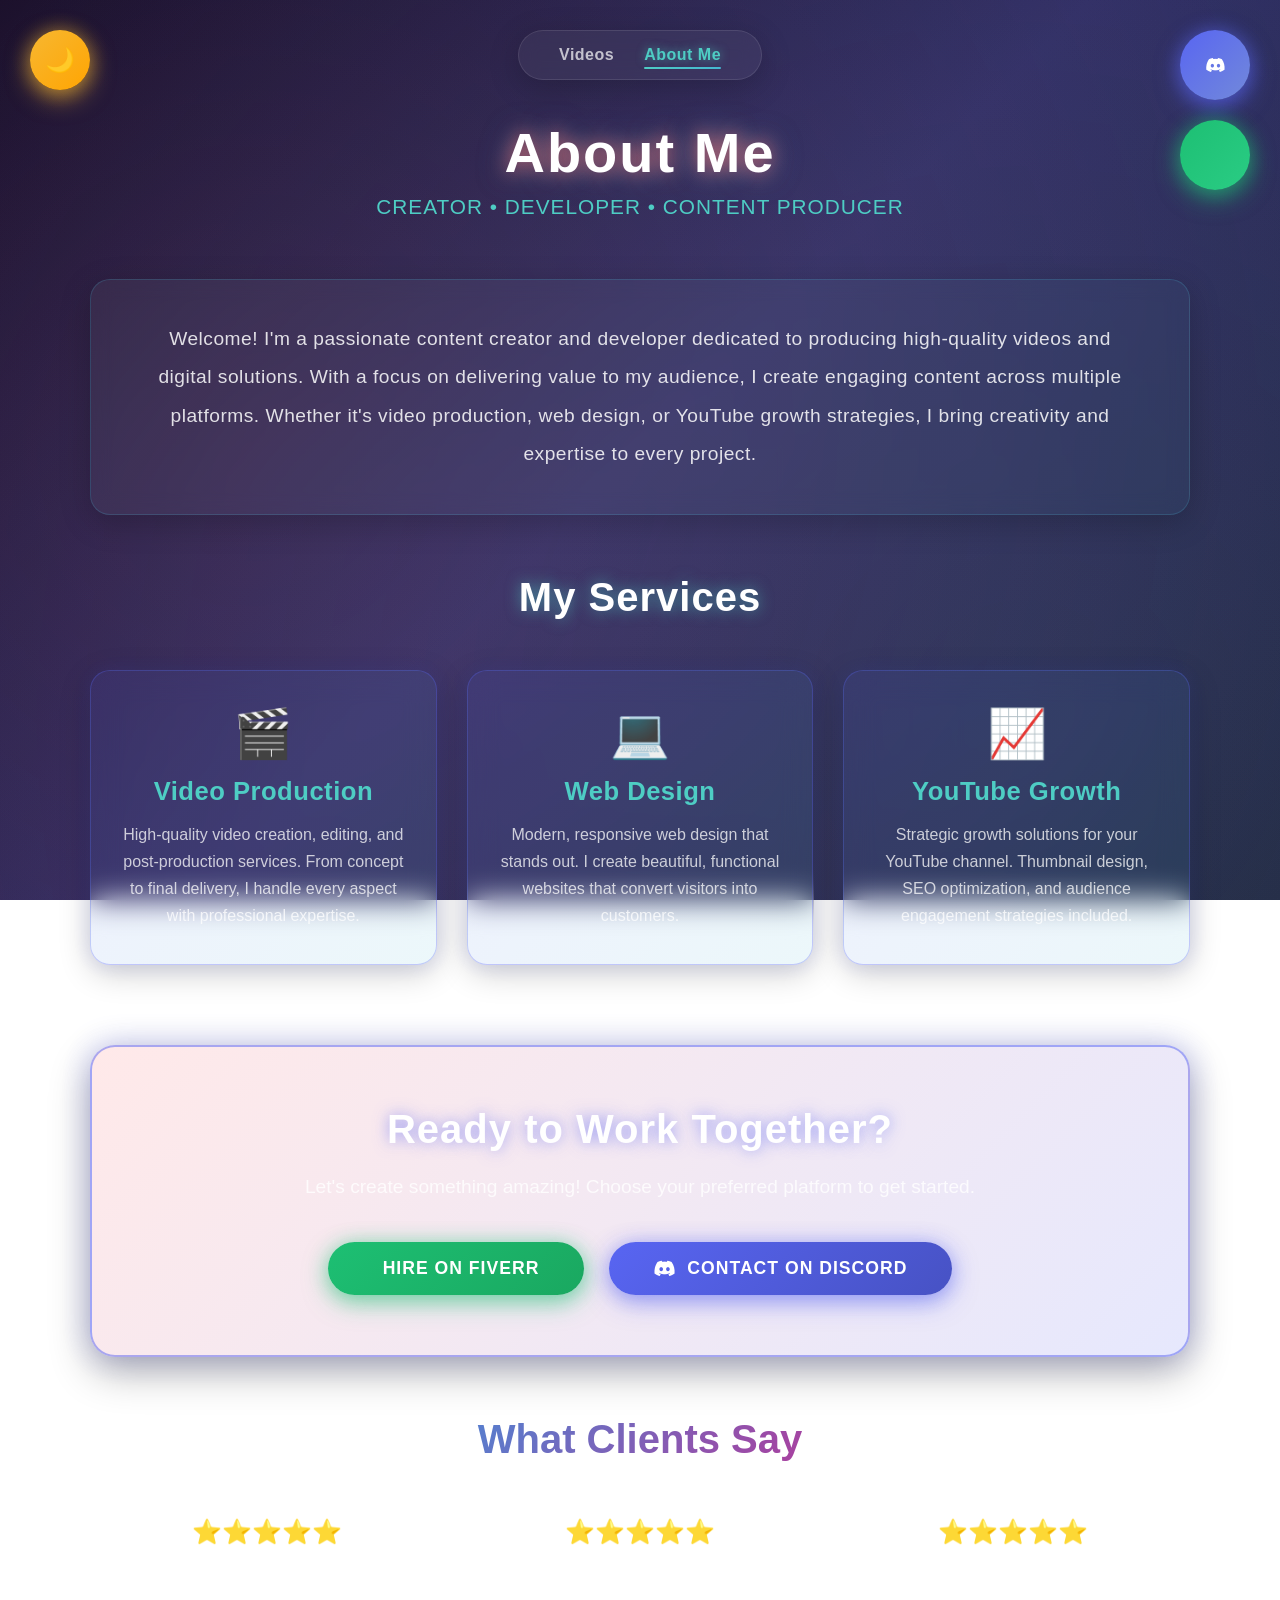
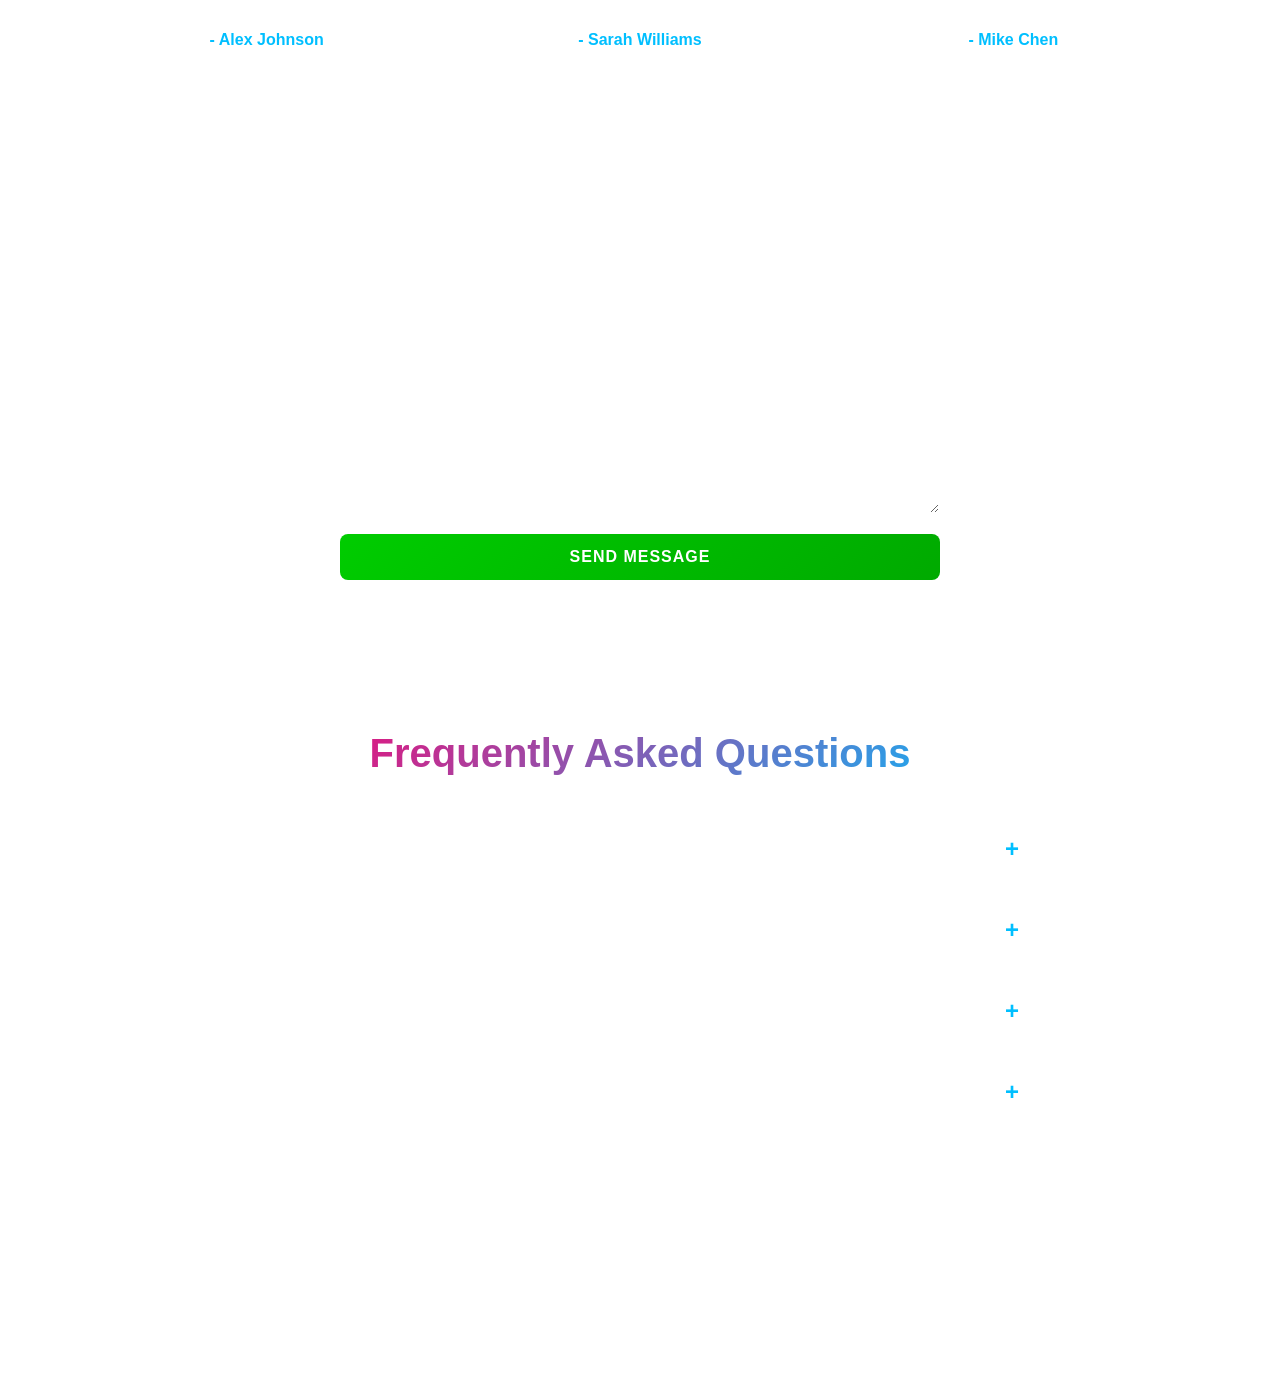
<file: about.html>
<!DOCTYPE html>
<html lang="en">
<head>
    <meta charset="UTF-8">
    <meta name="viewport" content="width=device-width, initial-scale=1.0">
    <title>About Me - Hire Me</title>
    <link rel="stylesheet" href="style.css">
    <link rel="stylesheet" href="https://cdnjs.cloudflare.com/ajax/libs/font-awesome/6.5.1/css/all.min.css">
</head>
<body>
    <a id="discord-link" href="https://discord.com/users/1369314213306044568" target="_blank" class="discord-icon" title="Contact on Discord">
        <i class="fab fa-discord"></i>
    </a>

    <a id="fiverr-link" href="https://www.fiverr.com/s/jjz5BVv" target="_blank" class="fiverr-icon" title="Hire me on Fiverr">
        <i class="fab fa-fiverr"></i>
    </a>

    <!-- Dark Mode Toggle Button -->
    <button id="theme-toggle" class="theme-toggle" title="Toggle Dark/Light Mode">
        <span class="theme-icon">🌙</span>
    </button>

    <!-- Navigation -->
    <nav class="navbar">
        <div class="nav-content">
            <a href="index.html" class="nav-link">Videos</a>
            <a href="about.html" class="nav-link active">About Me</a>
        </div>
        <button class="hamburger" id="hamburger">
            <span></span>
            <span></span>
            <span></span>
        </button>
    </nav>

    <div class="container">
        <section class="about-section">
            <div class="about-header">
                <h1 class="about-title">About Me</h1>
                <p class="about-subtitle">Creator • Developer • Content Producer</p>
            </div>

            <!-- Bio Section -->
            <div class="bio-section">
                <p class="bio-text">
                    Welcome! I'm a passionate content creator and developer dedicated to producing high-quality videos and digital solutions. 
                    With a focus on delivering value to my audience, I create engaging content across multiple platforms. 
                    Whether it's video production, web design, or YouTube growth strategies, I bring creativity and expertise to every project.
                </p>
            </div>

            <!-- Service Cards -->
            <div class="services-section">
                <h2 class="services-title">My Services</h2>
                <div class="services-grid">
                    <div class="service-card">
                        <div class="service-icon">🎬</div>
                        <h3>Video Production</h3>
                        <p>High-quality video creation, editing, and post-production services. From concept to final delivery, I handle every aspect with professional expertise.</p>
                    </div>

                    <div class="service-card">
                        <div class="service-icon">💻</div>
                        <h3>Web Design</h3>
                        <p>Modern, responsive web design that stands out. I create beautiful, functional websites that convert visitors into customers.</p>
                    </div>

                    <div class="service-card">
                        <div class="service-icon">📈</div>
                        <h3>YouTube Growth</h3>
                        <p>Strategic growth solutions for your YouTube channel. Thumbnail design, SEO optimization, and audience engagement strategies included.</p>
                    </div>
                </div>
            </div>

            <!-- CTA Section -->
            <div class="cta-section">
                <h2>Ready to Work Together?</h2>
                <p>Let's create something amazing! Choose your preferred platform to get started.</p>
                
                <div class="cta-buttons">
                    <a href="https://www.fiverr.com/s/jjz5BVv" target="_blank" class="fiverr-btn">
                        <i class="fab fa-fiverr"></i>
                        Hire on Fiverr
                    </a>
                    
                    <a href="https://discord.com/users/1369314213306044568" target="_blank" class="discord-copy-btn">
                        <i class="fab fa-discord"></i>
                        Contact on Discord
                    </a>
                </div>
            </div>

            <!-- Testimonials Section -->
            <div class="testimonials-section">
                <h2 class="testimonials-title">What Clients Say</h2>
                <div class="testimonials-grid">
                    <div class="testimonial-card">
                        <div class="stars">⭐⭐⭐⭐⭐</div>
                        <p class="testimonial-text">"Amazing video production! The quality exceeded my expectations and the turnaround was incredibly fast."</p>
                        <p class="testimonial-author">- Alex Johnson</p>
                    </div>
                    <div class="testimonial-card">
                        <div class="stars">⭐⭐⭐⭐⭐</div>
                        <p class="testimonial-text">"Great web designer! My new website looks professional and increased my conversions by 40%."</p>
                        <p class="testimonial-author">- Sarah Williams</p>
                    </div>
                    <div class="testimonial-card">
                        <div class="stars">⭐⭐⭐⭐⭐</div>
                        <p class="testimonial-text">"Saksham helped grow my YouTube channel from 0 to 50k subscribers in 6 months. Highly recommend!"</p>
                        <p class="testimonial-author">- Mike Chen</p>
                    </div>
                </div>
            </div>

            <!-- Contact Form Section -->
            <div class="contact-section">
                <h2>Get in Touch</h2>
                <form class="contact-form" id="contact-form">
                    <div class="form-group">
                        <input type="text" id="contact-name" placeholder="Your Name" required>
                    </div>
                    <div class="form-group">
                        <input type="email" id="contact-email" placeholder="Your Email" required>
                    </div>
                    <div class="form-group">
                        <textarea id="contact-message" placeholder="Your Message" rows="5" required></textarea>
                    </div>
                    <button type="submit" class="submit-btn">Send Message</button>
                    <div class="form-message" id="form-message"></div>
                </form>
            </div>

            <!-- FAQ Section -->
            <div class="faq-section">
                <h2 class="faq-title">Frequently Asked Questions</h2>
                <div class="faq-container">
                    <div class="faq-item">
                        <button class="faq-question">
                            <span>What is your typical turnaround time?</span>
                            <span class="faq-icon">+</span>
                        </button>
                        <div class="faq-answer">
                            <p>For most projects, I deliver within 3-5 business days. Larger projects may take longer, and we can discuss timelines upfront.</p>
                        </div>
                    </div>

                    <div class="faq-item">
                        <button class="faq-question">
                            <span>Do you offer revisions?</span>
                            <span class="faq-icon">+</span>
                        </button>
                        <div class="faq-answer">
                            <p>Yes! I include unlimited revisions until you're completely satisfied with the final result.</p>
                        </div>
                    </div>

                    <div class="faq-item">
                        <button class="faq-question">
                            <span>What payment methods do you accept?</span>
                            <span class="faq-icon">+</span>
                        </button>
                        <div class="faq-answer">
                            <p>I accept all major payment methods through Fiverr, PayPal, and bank transfers. The payment method depends on the platform you choose.</p>
                        </div>
                    </div>

                    <div class="faq-item">
                        <button class="faq-question">
                            <span>Can you work with my custom requirements?</span>
                            <span class="faq-icon">+</span>
                        </button>
                        <div class="faq-answer">
                            <p>Absolutely! Every project is unique. I'm happy to discuss your specific needs and create a customized solution.</p>
                        </div>
                    </div>
                </div>
            </div>
        </section>
    </div>

    <!-- Back to Top Button -->
    <button id="back-to-top" class="back-to-top" title="Back to Top">↑</button>

    <!-- Footer -->
    <footer class="footer">
        <div class="footer-content">
            <p>&copy; 2026 Saksham. All rights reserved.</p>
            <div class="footer-links">
                <a href="https://www.fiverr.com/s/jjz5BVv" target="_blank" title="Fiverr" class="social-link">
                    <i class="fab fa-fiverr"></i>
                </a>
                <a href="https://discord.com/users/1369314213306044568" target="_blank" title="Discord" class="social-link">
                    <i class="fab fa-discord"></i>
                </a>
                <a href="https://www.youtube.com/@SS_unfaced" target="_blank" title="YouTube" class="social-link">
                    <i class="fab fa-youtube"></i>
                </a>
            </div>
        </div>
    </footer>

    <script src="script.js"></script>
</body>
</html>
</file>
<file: style.css>
/* 1. The Background - Using a smooth animated gradient */
body {
    font-family: 'Segoe UI', Tahoma, Geneva, Verdana, sans-serif;
    background: linear-gradient(135deg, #0f0c29, #302b63, #24243e);
    background-attachment: fixed;
    margin: 0;
    padding: 40px 20px;
    color: #fff;
    position: relative;
}

body::before {
    content: '';
    position: fixed;
    top: 0;
    left: 0;
    width: 100%;
    height: 100%;
    background: radial-gradient(circle at 20% 50%, rgba(255, 107, 107, 0.1), transparent),
                radial-gradient(circle at 80% 80%, rgba(69, 183, 209, 0.1), transparent);
    pointer-events: none;
    z-index: -1;
}

/* Discord Icon */
.discord-icon {
    position: fixed;
    top: 30px;
    right: 30px;
    width: 70px;
    height: 70px;
    background: linear-gradient(135deg, #5865f2, #7289da);
    border-radius: 50%;
    display: flex;
    align-items: center;
    justify-content: center;
    cursor: pointer;
    transition: all 0.4s ease;
    box-shadow: 0 8px 25px rgba(88, 101, 242, 0.6), 0 0 20px rgba(88, 101, 242, 0.4);
    z-index: 100;
    animation: discordFloat 3s ease-in-out infinite;
}

.discord-icon svg {
    width: 80%;
    height: 80%;
    color: #FFFFFF;
    filter: drop-shadow(0 2px 4px rgba(0, 0, 0, 0.3));
}

.discord-icon:hover {
    background: linear-gradient(135deg, #7289da, #5865f2);
    box-shadow: 0 12px 35px rgba(88, 101, 242, 0.8), 0 0 30px rgba(88, 101, 242, 0.6);
    transform: scale(1.15) rotate(5deg);
}

.discord-icon:active {
    transform: scale(0.95) rotate(-3deg);
}

@keyframes discordFloat {
    0%, 100% {
        transform: translateY(0px) rotate(0deg);
    }
    50% {
        transform: translateY(-15px) rotate(5deg);
    }
}

/* Fiverr Icon */
.fiverr-icon {
    position: fixed;
    top: 120px;
    right: 30px;
    width: 70px;
    height: 70px;
    background: linear-gradient(135deg, #1DBF73, #2acc84);
    border-radius: 50%;
    display: flex;
    align-items: center;
    justify-content: center;
    cursor: pointer;
    transition: all 0.4s ease;
    box-shadow: 0 8px 25px rgba(29, 191, 115, 0.6), 0 0 20px rgba(29, 191, 115, 0.4);
    z-index: 100;
    animation: fiverr-float 3s ease-in-out infinite;
}

.fiverr-icon svg {
    width: 80%;
    height: 80%;
    color: #FFFFFF;
    filter: drop-shadow(0 2px 4px rgba(0, 0, 0, 0.3));
}

.fiverr-icon:hover {
    background: linear-gradient(135deg, #2acc84, #1DBF73);
    box-shadow: 0 12px 35px rgba(29, 191, 115, 0.8), 0 0 30px rgba(29, 191, 115, 0.6);
    transform: scale(1.15) rotate(5deg);
}

.fiverr-icon:active {
    transform: scale(0.95) rotate(-3deg);
}

@keyframes fiverr-float {
    0%, 100% {
        transform: translateY(0px) rotate(0deg);
    }
    50% {
        transform: translateY(-15px) rotate(5deg);
    }
}

/* Navigation Bar */
.navbar {
    position: fixed;
    top: 30px;
    left: 50%;
    transform: translateX(-50%);
    display: flex;
    gap: 30px;
    background: rgba(255, 255, 255, 0.05);
    backdrop-filter: blur(10px);
    padding: 15px 40px;
    border-radius: 50px;
    border: 1px solid rgba(255, 255, 255, 0.1);
    z-index: 97;
    box-shadow: 0 8px 32px rgba(0, 0, 0, 0.2);
}

.nav-link {
    color: rgba(255, 255, 255, 0.7);
    text-decoration: none;
    font-weight: 600;
    font-size: 1rem;
    transition: all 0.3s ease;
    letter-spacing: 0.5px;
    position: relative;
}

.nav-link:hover {
    color: #fff;
    transform: translateY(-2px);
}

.nav-link.active {
    color: #4ecdc4;
    text-shadow: 0 0 10px rgba(78, 205, 196, 0.6);
}

.nav-link.active::after {
    content: '';
    position: absolute;
    bottom: -5px;
    left: 0;
    right: 0;
    height: 2px;
    background: linear-gradient(90deg, #4ecdc4, #45b7d1);
    border-radius: 2px;
}

body.light-mode .navbar {
    background: rgba(255, 255, 255, 0.85);
    border-color: rgba(0, 0, 0, 0.1);
    box-shadow: 0 8px 32px rgba(0, 0, 0, 0.1);
}

body.light-mode .nav-link {
    color: rgba(0, 0, 0, 0.6);
}

body.light-mode .nav-link:hover {
    color: #000;
}

body.light-mode .nav-link.active {
    color: #ff6b6b;
    text-shadow: 0 0 10px rgba(255, 107, 107, 0.4);
}

/* Text slide animation */
@keyframes textSlide {
    0%, 100% { transform: translateY(0px); }
    50% { transform: translateY(-10px); }
}

/* Glow animation */
@keyframes glow {
    0%, 100% { box-shadow: 0 0 20px rgba(255, 107, 107, 0.6), 0 0 30px rgba(69, 183, 209, 0.4); }
    50% { box-shadow: 0 0 30px rgba(255, 107, 107, 0.8), 0 0 40px rgba(69, 183, 209, 0.6); }
}

/* Loading Spinner Animation */
@keyframes spin {
    0% { transform: rotate(0deg) scale(1); }
    50% { transform: rotate(180deg) scale(1.1); }
    100% { transform: rotate(360deg) scale(1); }
}

/* Loading Spinner Container */
.loading-spinner {
    position: fixed;
    top: 0;
    left: 0;
    width: 100%;
    height: 100%;
    background: rgba(15, 12, 41, 0.95);
    display: flex;
    flex-direction: column;
    align-items: center;
    justify-content: center;
    z-index: 999;
    animation: fadeOut 0.5s ease 1.5s forwards;
}

.loading-spinner.hidden {
    display: none;
}

.loading-spinner .spinner {
    width: 80px;
    height: 80px;
    border: 5px solid rgba(88, 101, 242, 0.2);
    border-top: 5px solid #5865f2;
    border-right: 5px solid #ff6b6b;
    border-radius: 50%;
    animation: spin 1.5s linear infinite;
}

.loading-spinner p {
    margin-top: 25px;
    font-size: 1.3rem;
    color: #fff;
    letter-spacing: 1px;
    text-transform: uppercase;
    animation: pulse 1.5s ease-in-out infinite;
}

@keyframes pulse {
    0%, 100% { opacity: 0.7; }
    50% { opacity: 1; }
}

@keyframes fadeOut {
    from { opacity: 1; }
    to { opacity: 0; }
}

/* Card entrance animation */
@keyframes cardEntrance {
    from {
        opacity: 0;
        transform: translateY(20px);
    }
    to {
        opacity: 1;
        transform: translateY(0);
    }
}

/* 2. The Main Container */
.container {
    max-width: 1100px;
    margin: 0 auto;
}

/* 3. The Header - Glassmorphism with glow effect */
header {
    background: linear-gradient(135deg, rgba(255, 107, 107, 0.1), rgba(69, 183, 209, 0.1));
    backdrop-filter: blur(20px);
    border: 2px solid;
    border-image: linear-gradient(135deg, #ff6b6b, #4ecdc4, #45b7d1, #f7b731, #ff6b6b) 1;
    padding: 40px 30px;
    border-radius: 25px;
    text-align: center;
    color: white;
    box-shadow: 0 8px 40px rgba(0, 0, 0, 0.4), 0 0 40px rgba(255, 107, 107, 0.4), inset 0 1px 0 rgba(255, 255, 255, 0.2);
    margin-bottom: 50px;
    position: relative;
    animation: glow 3s ease-in-out infinite;
}

header h1 {
    font-size: 3.5rem;
    margin: 0 0 15px 0;
    text-shadow: 0 0 20px rgba(255, 107, 107, 0.8), 0 0 30px rgba(69, 183, 209, 0.5), 2px 2px 8px rgba(0,0,0,0.5);
    animation: textSlide 2s ease-in-out infinite;
    letter-spacing: 3px;
    font-weight: 900;
    color: #fff;
}

#stats {
    font-size: 1.4rem;
    font-weight: 900;
    background: linear-gradient(135deg, rgba(255, 107, 107, 0.2), rgba(69, 183, 209, 0.2));
    display: inline-block;
    padding: 15px 35px;
    border-radius: 60px;
    margin-top: 15px;
    letter-spacing: 2px;
    text-transform: uppercase;
    border: 2px solid rgba(255, 107, 107, 0.8);
    box-shadow: 0 0 20px rgba(255, 107, 107, 0.5), inset 0 0 20px rgba(255, 255, 255, 0.1);
    color: #fff;
    transition: all 0.3s ease;
}

#stats:hover {
    border-color: rgba(69, 183, 209, 0.8);
    box-shadow: 0 0 30px rgba(69, 183, 209, 0.6), inset 0 0 20px rgba(255, 255, 255, 0.15);
    transform: scale(1.05);
}

/* 4. The Video Grid */
#video-grid {
    display: grid;
    grid-template-columns: repeat(auto-fit, minmax(300px, 1fr));
    gap: 25px;
}

/* 5. Video Cards - Making them "Pop" */
.video-card {
    background: linear-gradient(135deg, #1a1a2e, #16213e);
    border-radius: 20px;
    overflow: hidden;
    transition: all 0.4s ease;
    cursor: pointer;
    border: 1px solid rgba(255, 107, 107, 0.3);
    box-shadow: 0 15px 35px rgba(0, 0, 0, 0.5), 0 0 15px rgba(255, 107, 107, 0.2);
    animation: cardEntrance 0.6s ease;
}

/* Hover effect: The card lifts up and glows */
.video-card:hover {
    transform: translateY(-15px) scale(1.02);
    box-shadow: 0 25px 50px rgba(0, 0, 0, 0.7), 0 0 30px rgba(255, 107, 107, 0.6), 0 0 20px rgba(69, 183, 209, 0.4);
    border-color: rgba(255, 107, 107, 0.8);
    background: linear-gradient(135deg, #2a2a3e, #1f3a5f);
}

.video-card img {
    width: 100%;
    display: block;
    transition: transform 0.4s ease, filter 0.4s ease;
    filter: brightness(0.9) saturate(1.1);
}

.video-card:hover img {
    transform: scale(1.1);
    filter: brightness(1.1) saturate(1.3);
}

.video-card h3 {
    padding: 18px 15px 0 15px;
    margin: 0;
    font-size: 1.2rem;
    line-height: 1.4;
    color: #fff;
    height: 70px;
    overflow: hidden;
    font-weight: 700;
    background: linear-gradient(135deg, rgba(255, 107, 107, 0.1), rgba(69, 183, 209, 0.1));
}

.upload-date {
    padding: 10px 15px 15px 15px;
    margin: 0;
    font-size: 0.9rem;
    color: #4ecdc4;
    font-weight: 700;
    text-transform: uppercase;
    letter-spacing: 1px;
    background: linear-gradient(135deg, rgba(78, 205, 196, 0.15), rgba(255, 107, 107, 0.1));
    border-top: 1px solid rgba(78, 205, 196, 0.3);
}

/* Link Styling */
a {
    text-decoration: none;
    color: inherit;
}

/* Button Container */
.button-container {
    display: flex;
    gap: 15px;
    justify-content: center;
    margin-top: 25px;
    flex-wrap: wrap;
}

/* Subscribe Button - YouTube Style */
.subscribe-btn {
    background: linear-gradient(135deg, #ff0000, #cc0000);
    color: white;
    border: none;
    padding: 12px 30px;
    font-size: 1.1rem;
    font-weight: 700;
    border-radius: 25px;
    cursor: pointer;
    transition: all 0.3s ease;
    display: flex;
    align-items: center;
    gap: 8px;
    box-shadow: 0 4px 15px rgba(255, 0, 0, 0.4);
    letter-spacing: 1px;
}

.subscribe-btn:hover {
    background: linear-gradient(135deg, #ff2626, #e60000);
    box-shadow: 0 6px 25px rgba(255, 0, 0, 0.6), 0 0 20px rgba(255, 0, 0, 0.4);
    transform: scale(1.05);
}

.subscribe-btn:active {
    transform: scale(0.98);
}

.subscribe-icon {
    font-size: 1.3rem;
}

/* Channel Button */
.channel-btn {
    background: linear-gradient(135deg, rgba(255, 107, 107, 0.2), rgba(69, 183, 209, 0.2));
    color: white;
    border: 2px solid rgba(69, 183, 209, 0.8);
    padding: 10px 28px;
    font-size: 1.1rem;
    font-weight: 700;
    border-radius: 25px;
    cursor: pointer;
    transition: all 0.3s ease;
    display: flex;
    align-items: center;
    gap: 8px;
    box-shadow: 0 0 15px rgba(69, 183, 209, 0.4);
    letter-spacing: 1px;
}

.channel-btn:hover {
    background: linear-gradient(135deg, rgba(255, 107, 107, 0.3), rgba(69, 183, 209, 0.3));
    border-color: rgba(255, 107, 107, 0.8);
    box-shadow: 0 0 25px rgba(69, 183, 209, 0.6), 0 0 15px rgba(255, 107, 107, 0.4);
    transform: scale(1.05);
}

.channel-btn:active {
    transform: scale(0.98);
}

.channel-icon {
    font-size: 1rem;
}

/* Theme Toggle Button */
.theme-toggle {
    position: fixed;
    top: 30px;
    left: 30px;
    width: 60px;
    height: 60px;
    background: linear-gradient(135deg, #f7b731, #ffa502);
    border: none;
    border-radius: 50%;
    display: flex;
    align-items: center;
    justify-content: center;
    cursor: pointer;
    transition: all 0.4s ease;
    box-shadow: 0 8px 25px rgba(247, 183, 49, 0.6), 0 0 20px rgba(247, 183, 49, 0.4);
    z-index: 99;
    font-size: 1.5rem;
}

.theme-toggle:hover {
    background: linear-gradient(135deg, #ffa502, #f7b731);
    box-shadow: 0 12px 35px rgba(247, 183, 49, 0.8), 0 0 30px rgba(247, 183, 49, 0.6);
    transform: scale(1.15) rotate(-10deg);
}

.theme-toggle:active {
    transform: scale(0.95) rotate(10deg);
}

/* Light Mode */
body.light-mode {
    background: linear-gradient(135deg, #f5f7fa, #c3cfe2);
    background-attachment: fixed;
    color: #1a1a1a;
}

body.light-mode::before {
    background: radial-gradient(circle at 20% 50%, rgba(255, 107, 107, 0.05), transparent),
                radial-gradient(circle at 80% 80%, rgba(69, 183, 209, 0.05), transparent);
}

body.light-mode .loading-spinner {
    background: rgba(255, 255, 255, 0.95);
}

body.light-mode .loading-spinner p {
    color: #333;
}

body.light-mode .loading-spinner .spinner {
    border-color: rgba(88, 101, 242, 0.1);
    border-top-color: #ff6b6b;
    border-right-color: #4ecdc4;
}

body.light-mode header {
    background: linear-gradient(135deg, rgba(255, 255, 255, 0.85), rgba(255, 255, 255, 0.7));
    border-image: linear-gradient(135deg, #ff6b6b, #4ecdc4, #45b7d1, #f7b731, #ff6b6b) 1;
    color: #1a1a1a;
    box-shadow: 0 8px 40px rgba(0, 0, 0, 0.15), inset 0 1px 0 rgba(255, 255, 255, 0.5);
}

body.light-mode header h1 {
    color: #222;
    text-shadow: 0 0 15px rgba(255, 107, 107, 0.4), 0 0 25px rgba(69, 183, 209, 0.2), 2px 2px 8px rgba(0,0,0,0.1);
}

body.light-mode #stats {
    background: linear-gradient(135deg, rgba(255, 107, 107, 0.15), rgba(69, 183, 209, 0.15));
    border-color: rgba(255, 107, 107, 0.6);
    color: #222;
    box-shadow: 0 0 20px rgba(255, 107, 107, 0.3), inset 0 0 20px rgba(255, 255, 255, 0.2);
}

body.light-mode #stats:hover {
    border-color: rgba(69, 183, 209, 0.6);
    box-shadow: 0 0 30px rgba(69, 183, 209, 0.4), inset 0 0 20px rgba(255, 255, 255, 0.25);
}

body.light-mode .subscribe-btn {
    background: linear-gradient(135deg, #ff0000, #cc0000);
    box-shadow: 0 4px 15px rgba(255, 0, 0, 0.3);
}

body.light-mode .subscribe-btn:hover {
    box-shadow: 0 6px 25px rgba(255, 0, 0, 0.5), 0 0 20px rgba(255, 0, 0, 0.3);
}

body.light-mode .channel-btn {
    background: linear-gradient(135deg, rgba(255, 107, 107, 0.15), rgba(69, 183, 209, 0.15));
    color: #222;
    border-color: rgba(69, 183, 209, 0.6);
    box-shadow: 0 0 15px rgba(69, 183, 209, 0.3);
}

body.light-mode .channel-btn:hover {
    background: linear-gradient(135deg, rgba(255, 107, 107, 0.25), rgba(69, 183, 209, 0.25));
    border-color: rgba(255, 107, 107, 0.6);
    color: #000;
    box-shadow: 0 0 25px rgba(69, 183, 209, 0.5), 0 0 15px rgba(255, 107, 107, 0.3);
}

body.light-mode .video-card {
    background: linear-gradient(135deg, #ffffff, #f9f9f9);
    border-color: rgba(255, 107, 107, 0.2);
    box-shadow: 0 15px 35px rgba(0, 0, 0, 0.1), 0 0 15px rgba(255, 107, 107, 0.15);
}

body.light-mode .video-card:hover {
    box-shadow: 0 25px 50px rgba(0, 0, 0, 0.15), 0 0 30px rgba(255, 107, 107, 0.4), 0 0 20px rgba(69, 183, 209, 0.2);
    background: linear-gradient(135deg, #ffffff, #fcfcfc);
}

body.light-mode .video-card h3 {
    color: #222;
    background: linear-gradient(135deg, rgba(255, 107, 107, 0.08), rgba(69, 183, 209, 0.08));
}

body.light-mode .upload-date {
    color: #ff6b6b;
    background: linear-gradient(135deg, rgba(78, 205, 196, 0.1), rgba(255, 107, 107, 0.08));
    border-top-color: rgba(255, 107, 107, 0.2);
}

/* See More Button Container */
.see-more-container {
    position: fixed;
    bottom: 40px;
    right: 40px;
    z-index: 98;
    display: flex;
    align-items: center;
    justify-content: flex-end;
}

/* See More Button */
.see-more-btn {
    background: linear-gradient(135deg, #45b7d1, #4ecdc4);
    color: white;
    border: none;
    padding: 12px 32px;
    font-size: 0.95rem;
    font-weight: 700;
    border-radius: 30px;
    cursor: pointer;
    transition: all 0.2s ease;
    display: flex;
    align-items: center;
    gap: 8px;
    box-shadow: 0 8px 25px rgba(69, 183, 209, 0.5), 0 0 20px rgba(78, 205, 196, 0.3);
    letter-spacing: 0.5px;
    text-transform: uppercase;
    white-space: nowrap;
    animation: slideInRight 0.3s ease;
}

.see-more-btn:hover {
    background: linear-gradient(135deg, #4ecdc4, #45b7d1);
    box-shadow: 0 12px 35px rgba(69, 183, 209, 0.7), 0 0 30px rgba(78, 205, 196, 0.5);
    transform: scale(1.08);
}

.see-more-btn:active {
    transform: scale(0.98);
}

.see-more-arrow {
    transition: transform 0.2s ease;
    display: inline-block;
    font-size: 0.9rem;
}

@keyframes slideInRight {
    from {
        opacity: 0;
        transform: translateX(50px);
    }
    to {
        opacity: 1;
        transform: translateX(0);
    }
}

.see-more-btn.show-less .see-more-text {
    content: 'SHOW LESS';
}

.see-more-btn.show-less .see-more-arrow {
    transform: rotate(180deg);
}

/* Light mode See More Button */
body.light-mode .see-more-btn {
    background: linear-gradient(135deg, #4ecdc4, #45b7d1);
    box-shadow: 0 8px 25px rgba(69, 183, 209, 0.4), 0 0 20px rgba(78, 205, 196, 0.2);
}

body.light-mode .see-more-btn:hover {
    box-shadow: 0 12px 35px rgba(69, 183, 209, 0.6), 0 0 30px rgba(78, 205, 196, 0.4);
}

/* Mobile responsive */
@media (max-width: 768px) {
    .see-more-container {
        bottom: 20px;
        right: 20px;
    }
    
    .see-more-btn {
        padding: 10px 24px;
        font-size: 0.85rem;
    }
}

/* See More Button Hide/Show Animation */
.see-more-container.hide {
    animation: slideOutDown 0.3s ease;
    pointer-events: none;
    opacity: 0;
}

.see-more-container.show {
    animation: slideInUp 0.3s ease;
    pointer-events: auto;
    opacity: 1;
}

@keyframes slideOutDown {
    from {
        opacity: 1;
        transform: translateY(0);
    }
    to {
        opacity: 0;
        transform: translateY(100px);
    }
}

@keyframes slideInUp {
    from {
        opacity: 0;
        transform: translateY(100px);
    }
    to {
        opacity: 1;
        transform: translateY(0);
    }
}

/* About Page Styles */
.about-section {
    margin-top: 80px;
    margin-bottom: 60px;
}

.about-header {
    text-align: center;
    margin-bottom: 60px;
    animation: fadeInDown 0.6s ease;
}

.about-title {
    font-size: 3.5rem;
    margin: 0 0 10px 0;
    color: #fff;
    text-shadow: 0 0 20px rgba(255, 107, 107, 0.8), 0 0 30px rgba(69, 183, 209, 0.5);
    letter-spacing: 2px;
    font-weight: 900;
}

.about-subtitle {
    font-size: 1.3rem;
    color: #4ecdc4;
    letter-spacing: 1px;
    text-transform: uppercase;
    margin: 0;
}

.about-content {
    display: grid;
    grid-template-columns: repeat(auto-fit, minmax(300px, 1fr));
    gap: 30px;
    margin-bottom: 60px;
}

.about-card {
    background: linear-gradient(135deg, rgba(255, 107, 107, 0.1), rgba(69, 183, 209, 0.1));
    backdrop-filter: blur(10px);
    border: 1px solid rgba(255, 255, 255, 0.1);
    padding: 30px;
    border-radius: 20px;
    box-shadow: 0 8px 32px rgba(0, 0, 0, 0.2), 0 0 20px rgba(69, 183, 209, 0.2);
    transition: all 0.4s ease;
    animation: fadeInUp 0.6s ease;
}

.about-card:hover {
    transform: translateY(-10px);
    box-shadow: 0 15px 40px rgba(0, 0, 0, 0.3), 0 0 30px rgba(69, 183, 209, 0.4);
    border-color: rgba(69, 183, 209, 0.3);
}

.about-card h2 {
    color: #4ecdc4;
    font-size: 1.8rem;
    margin-top: 0;
    letter-spacing: 1px;
}

.about-card p {
    color: rgba(255, 255, 255, 0.8);
    line-height: 1.8;
    font-size: 1.1rem;
}

.hire-section {
    background: linear-gradient(135deg, rgba(255, 107, 107, 0.15), rgba(69, 183, 209, 0.15));
    backdrop-filter: blur(20px);
    border: 2px solid rgba(69, 183, 209, 0.5);
    padding: 50px;
    border-radius: 25px;
    text-align: center;
    box-shadow: 0 15px 40px rgba(0, 0, 0, 0.3), 0 0 30px rgba(69, 183, 209, 0.3);
    animation: fadeInUp 0.8s ease;
}

/* Bio Section */
.bio-section {
    background: linear-gradient(135deg, rgba(255, 255, 255, 0.05), rgba(69, 183, 209, 0.05));
    backdrop-filter: blur(10px);
    border: 1px solid rgba(69, 183, 209, 0.2);
    padding: 40px 50px;
    border-radius: 20px;
    margin-bottom: 60px;
    box-shadow: 0 8px 32px rgba(0, 0, 0, 0.2);
    animation: fadeInUp 0.6s ease;
}

.bio-text {
    font-size: 1.2rem;
    color: rgba(255, 255, 255, 0.85);
    line-height: 2;
    letter-spacing: 0.5px;
    margin: 0;
    text-align: center;
}

/* Services Section */
.services-section {
    margin-bottom: 80px;
}

.services-title {
    text-align: center;
    font-size: 2.5rem;
    color: #fff;
    margin: 0 0 50px 0;
    text-shadow: 0 0 15px rgba(78, 205, 196, 0.6);
    letter-spacing: 1px;
}

.services-grid {
    display: grid;
    grid-template-columns: repeat(auto-fit, minmax(280px, 1fr));
    gap: 30px;
    margin-bottom: 60px;
}

.service-card {
    background: linear-gradient(135deg, rgba(88, 101, 242, 0.1), rgba(69, 183, 209, 0.1));
    backdrop-filter: blur(15px);
    border: 1px solid rgba(88, 101, 242, 0.3);
    padding: 35px 25px;
    border-radius: 20px;
    text-align: center;
    transition: all 0.4s ease;
    box-shadow: 0 8px 32px rgba(0, 0, 0, 0.2), 0 0 20px rgba(88, 101, 242, 0.15);
    animation: fadeInUp 0.6s ease;
    cursor: pointer;
}

.service-card:hover {
    transform: translateY(-15px);
    background: linear-gradient(135deg, rgba(88, 101, 242, 0.15), rgba(69, 183, 209, 0.15));
    border-color: rgba(88, 101, 242, 0.5);
    box-shadow: 0 15px 45px rgba(0, 0, 0, 0.3), 0 0 30px rgba(88, 101, 242, 0.3);
}

.service-icon {
    font-size: 3rem;
    margin-bottom: 15px;
    display: block;
    animation: float 3s ease-in-out infinite;
}

.service-card h3 {
    color: #4ecdc4;
    font-size: 1.6rem;
    margin: 0 0 15px 0;
    letter-spacing: 0.5px;
}

.service-card p {
    color: rgba(255, 255, 255, 0.75);
    font-size: 1rem;
    line-height: 1.7;
    margin: 0;
}

@keyframes float {
    0%, 100% { transform: translateY(0px); }
    50% { transform: translateY(-10px); }
}

/* CTA Section */
.cta-section {
    background: linear-gradient(135deg, rgba(255, 107, 107, 0.15), rgba(88, 101, 242, 0.15));
    backdrop-filter: blur(20px);
    border: 2px solid rgba(88, 101, 242, 0.5);
    padding: 60px 40px;
    border-radius: 25px;
    text-align: center;
    box-shadow: 0 15px 40px rgba(0, 0, 0, 0.3), 0 0 30px rgba(88, 101, 242, 0.3);
    animation: fadeInUp 0.8s ease;
}

.cta-section h2 {
    font-size: 2.5rem;
    color: #fff;
    margin: 0 0 15px 0;
    letter-spacing: 1px;
    text-shadow: 0 0 15px rgba(88, 101, 242, 0.6);
}

.cta-section p {
    font-size: 1.2rem;
    color: rgba(255, 255, 255, 0.8);
    margin-bottom: 40px;
    line-height: 1.6;
}

.cta-buttons {
    display: flex;
    gap: 25px;
    justify-content: center;
    flex-wrap: wrap;
}

/* Fiverr Button */
.fiverr-btn {
    background: linear-gradient(135deg, #1dbf73, #1aa860);
    color: white;
    border: none;
    padding: 16px 45px;
    font-size: 1.1rem;
    font-weight: 700;
    border-radius: 30px;
    cursor: pointer;
    transition: all 0.3s ease;
    box-shadow: 0 8px 25px rgba(29, 191, 115, 0.5), 0 0 20px rgba(29, 191, 115, 0.3);
    letter-spacing: 1px;
    text-transform: uppercase;
    text-decoration: none;
    display: inline-flex;
    align-items: center;
    gap: 10px;
}

.fiverr-btn:hover {
    background: linear-gradient(135deg, #1aa860, #158f52);
    box-shadow: 0 15px 40px rgba(29, 191, 115, 0.8), 0 0 30px rgba(29, 191, 115, 0.6);
    transform: scale(1.08) translateY(-2px);
}

.fiverr-btn:active {
    transform: scale(0.98);
}

.fiverr-icon {
    font-size: 1.3rem;
}

/* Discord Copy Button */
.discord-copy-btn {
    background: linear-gradient(135deg, #5865f2, #4752c4);
    color: white;
    border: none;
    padding: 16px 45px;
    font-size: 1.1rem;
    font-weight: 700;
    border-radius: 30px;
    cursor: pointer;
    transition: all 0.3s ease;
    box-shadow: 0 8px 25px rgba(88, 101, 242, 0.5), 0 0 20px rgba(88, 101, 242, 0.3);
    letter-spacing: 1px;
    text-transform: uppercase;
    display: inline-flex;
    align-items: center;
    gap: 10px;
    position: relative;
}

.discord-copy-btn:hover {
    background: linear-gradient(135deg, #4752c4, #3d4199);
    box-shadow: 0 15px 40px rgba(88, 101, 242, 0.8), 0 0 30px rgba(88, 101, 242, 0.6);
    transform: scale(1.08) translateY(-2px);
}

.discord-copy-btn:active {
    transform: scale(0.98);
}

.discord-copy-icon {
    font-size: 1.3rem;
}

/* Copy Tooltip */
.copy-tooltip {
    position: absolute;
    top: -50px;
    left: 50%;
    transform: translateX(-50%);
    background: #1dbf73;
    color: white;
    padding: 10px 18px;
    border-radius: 8px;
    font-size: 0.95rem;
    font-weight: 600;
    white-space: nowrap;
    pointer-events: none;
    opacity: 0;
    z-index: 10000;
    box-shadow: 0 4px 12px rgba(29, 191, 115, 0.4);
    transition: opacity 0.3s ease;
}

.copy-tooltip.show-tooltip {
    animation: tooltipSlideIn 0.3s ease forwards;
}

@keyframes tooltipSlideIn {
    0% {
        opacity: 0;
        transform: translateX(-50%) translateY(10px);
    }
    100% {
        opacity: 1;
        transform: translateX(-50%) translateY(0px);
    }
}

@keyframes tooltipFade {
    0% {
        opacity: 1;
        transform: translateX(-50%) translateY(0px);
    }
    90% {
        opacity: 1;
        transform: translateX(-50%) translateY(-5px);
    }
    100% {
        opacity: 0;
        transform: translateX(-50%) translateY(-10px);
    }
}

/* ============= NEW FEATURES CSS ============= */

/* Hamburger Menu */
.hamburger {
    display: none;
    flex-direction: column;
    background: none;
    border: none;
    cursor: pointer;
    padding: 5px;
    gap: 5px;
    z-index: 98;
}

.hamburger span {
    width: 25px;
    height: 3px;
    background: #fff;
    border-radius: 2px;
    transition: all 0.3s ease;
}

.hamburger.active span:nth-child(1) {
    transform: rotate(45deg) translate(10px, 10px);
}

.hamburger.active span:nth-child(2) {
    opacity: 0;
}

.hamburger.active span:nth-child(3) {
    transform: rotate(-45deg) translate(7px, -7px);
}

.nav-content {
    display: flex;
    gap: 30px;
}

/* Back to Top Button */
.back-to-top {
    position: fixed;
    bottom: 30px;
    right: 30px;
    width: 50px;
    height: 50px;
    background: linear-gradient(135deg, #00bfff, #1e90ff);
    border: none;
    border-radius: 50%;
    color: #fff;
    font-size: 24px;
    cursor: pointer;
    display: none;
    align-items: center;
    justify-content: center;
    box-shadow: 0 8px 25px rgba(30, 144, 255, 0.6);
    transition: all 0.3s ease;
    z-index: 99;
}

.back-to-top.show {
    display: flex;
    animation: slideInUp 0.3s ease;
}

.back-to-top:hover {
    transform: translateY(-5px);
    box-shadow: 0 12px 35px rgba(30, 144, 255, 0.8);
}

@keyframes slideInUp {
    from {
        opacity: 0;
        transform: translateY(20px);
    }
    to {
        opacity: 1;
        transform: translateY(0);
    }
}

/* Video Search */
.search-container {
    position: relative;
    max-width: 500px;
    margin: 20px auto 30px;
    background: rgba(255, 255, 255, 0.05);
    border-radius: 10px;
    overflow: hidden;
    border: 1px solid rgba(255, 255, 255, 0.1);
    transition: all 0.3s ease;
}

.search-container:focus-within {
    background: rgba(255, 255, 255, 0.08);
    border-color: rgba(0, 191, 255, 0.5);
    box-shadow: 0 0 20px rgba(0, 191, 255, 0.3);
}

.video-search {
    width: 100%;
    padding: 12px 15px;
    border: none;
    background: transparent;
    color: #fff;
    font-size: 1rem;
    outline: none;
}

.video-search::placeholder {
    color: rgba(255, 255, 255, 0.5);
}

.search-icon {
    position: absolute;
    right: 15px;
    top: 50%;
    transform: translateY(-50%);
    font-size: 1.2rem;
    pointer-events: none;
}

/* Testimonials Section */
.testimonials-section {
    margin: 60px 0;
    text-align: center;
}

.testimonials-title {
    font-size: 2.5rem;
    margin-bottom: 30px;
    background: linear-gradient(135deg, #00bfff, #ff006e);
    -webkit-background-clip: text;
    -webkit-text-fill-color: transparent;
    background-clip: text;
}

.testimonials-grid {
    display: grid;
    grid-template-columns: repeat(auto-fit, minmax(280px, 1fr));
    gap: 20px;
    margin: 30px 0;
}

.testimonial-card {
    background: rgba(255, 255, 255, 0.05);
    border: 1px solid rgba(255, 255, 255, 0.1);
    border-radius: 12px;
    padding: 25px;
    backdrop-filter: blur(10px);
    transition: all 0.3s ease;
}

.testimonial-card:hover {
    background: rgba(255, 255, 255, 0.08);
    border-color: rgba(0, 191, 255, 0.5);
    transform: translateY(-5px);
    box-shadow: 0 15px 40px rgba(0, 191, 255, 0.2);
}

.stars {
    font-size: 1.5rem;
    margin-bottom: 15px;
}

.testimonial-text {
    font-style: italic;
    margin-bottom: 15px;
    color: rgba(255, 255, 255, 0.8);
}

.testimonial-author {
    font-weight: 600;
    color: #00bfff;
    margin: 0;
}

/* Contact Form */
.contact-section {
    max-width: 600px;
    margin: 60px auto;
    background: rgba(255, 255, 255, 0.05);
    border: 1px solid rgba(255, 255, 255, 0.1);
    border-radius: 15px;
    padding: 40px;
    backdrop-filter: blur(10px);
}

.contact-section h2 {
    text-align: center;
    margin-bottom: 30px;
    font-size: 2rem;
    color: #fff;
}

.contact-form {
    display: flex;
    flex-direction: column;
    gap: 20px;
}

.form-group {
    display: flex;
    flex-direction: column;
}

.contact-form input,
.contact-form textarea {
    padding: 12px 15px;
    background: rgba(255, 255, 255, 0.08);
    border: 1px solid rgba(255, 255, 255, 0.2);
    border-radius: 8px;
    color: #fff;
    font-family: inherit;
    font-size: 1rem;
    transition: all 0.3s ease;
}

.contact-form input::placeholder,
.contact-form textarea::placeholder {
    color: rgba(255, 255, 255, 0.5);
}

.contact-form input:focus,
.contact-form textarea:focus {
    outline: none;
    background: rgba(255, 255, 255, 0.1);
    border-color: rgba(0, 191, 255, 0.5);
    box-shadow: 0 0 15px rgba(0, 191, 255, 0.3);
}

.submit-btn {
    padding: 14px 30px;
    background: linear-gradient(135deg, #00cc00, #00aa00);
    border: none;
    border-radius: 8px;
    color: #fff;
    font-weight: 600;
    font-size: 1rem;
    cursor: pointer;
    transition: all 0.3s ease;
    text-transform: uppercase;
    letter-spacing: 1px;
}

.submit-btn:hover {
    transform: translateY(-2px);
    box-shadow: 0 8px 25px rgba(0, 204, 0, 0.6);
}

.submit-btn:active {
    transform: scale(0.98);
}

.form-message {
    text-align: center;
    min-height: 20px;
    font-weight: 600;
    margin-top: 10px;
}

/* FAQ Section */
.faq-section {
    max-width: 800px;
    margin: 60px auto;
}

.faq-title {
    font-size: 2.5rem;
    text-align: center;
    margin-bottom: 40px;
    background: linear-gradient(135deg, #ff006e, #00bfff);
    -webkit-background-clip: text;
    -webkit-text-fill-color: transparent;
    background-clip: text;
}

.faq-container {
    display: flex;
    flex-direction: column;
    gap: 15px;
}

.faq-item {
    background: rgba(255, 255, 255, 0.05);
    border: 1px solid rgba(255, 255, 255, 0.1);
    border-radius: 10px;
    overflow: hidden;
    transition: all 0.3s ease;
}

.faq-item.active {
    background: rgba(255, 255, 255, 0.08);
    border-color: rgba(0, 191, 255, 0.5);
    box-shadow: 0 8px 25px rgba(0, 191, 255, 0.2);
}

.faq-question {
    width: 100%;
    padding: 18px 20px;
    background: transparent;
    border: none;
    color: #fff;
    font-size: 1.1rem;
    font-weight: 600;
    cursor: pointer;
    display: flex;
    justify-content: space-between;
    align-items: center;
    transition: all 0.3s ease;
}

.faq-question:hover {
    background: rgba(255, 255, 255, 0.05);
}

.faq-icon {
    font-size: 1.5rem;
    transition: all 0.3s ease;
    color: #00bfff;
}

.faq-answer {
    max-height: 0;
    overflow: hidden;
    transition: max-height 0.3s ease;
}

.faq-item.active .faq-answer {
    max-height: 500px;
}

.faq-answer p {
    padding: 0 20px 20px;
    color: rgba(255, 255, 255, 0.8);
    line-height: 1.6;
    margin: 0;
}

/* Footer */
.footer {
    background: rgba(255, 255, 255, 0.05);
    border-top: 1px solid rgba(255, 255, 255, 0.1);
    margin-top: 80px;
    padding: 30px 20px;
    text-align: center;
    backdrop-filter: blur(10px);
}

.footer-content {
    max-width: 800px;
    margin: 0 auto;
    display: flex;
    flex-direction: column;
    gap: 15px;
    align-items: center;
    justify-content: center;
}

.footer-content p {
    margin: 0;
    color: rgba(255, 255, 255, 0.7);
    font-size: 0.9rem;
}

.footer-links {
    display: flex;
    gap: 20px;
    justify-content: center;
}

.footer-links a,
.social-link {
    width: 45px;
    height: 45px;
    background: rgba(255, 255, 255, 0.1);
    border-radius: 50%;
    display: flex;
    align-items: center;
    justify-content: center;
    text-decoration: none;
    font-size: 1.5rem;
    transition: all 0.3s ease;
    border: 1px solid rgba(255, 255, 255, 0.1);
    color: #fff;
}

.footer-links a:hover,
.social-link:hover {
    background: linear-gradient(135deg, #00bfff, #00ff88);
    transform: translateY(-5px) scale(1.1);
    border-color: rgba(0, 191, 255, 0.5);
    box-shadow: 0 8px 20px rgba(0, 191, 255, 0.4);
    color: #fff;
}

.social-link i {
    transition: all 0.3s ease;
}

/* Fade In Animation */
@keyframes fadeIn {
    from {
        opacity: 0;
    }
    to {
        opacity: 1;
    }
}

/* Mobile Responsive */
@media (max-width: 768px) {
    .hamburger {
        display: flex;
    }

    .navbar {
        top: 20px;
        left: 20px;
        right: auto;
        transform: none;
        flex-direction: column;
        padding: 10px;
        width: auto;
    }

    .nav-content {
        display: none;
        flex-direction: column;
        gap: 15px;
        margin-top: 10px;
    }

    .nav-content.active {
        display: flex;
    }

    .discord-icon {
        top: 20px;
        right: 20px;
        width: 60px;
        height: 60px;
    }

    .theme-toggle {
        top: 20px !important;
        left: 20px !important;
        width: 45px !important;
        height: 45px !important;
    }

    .back-to-top {
        bottom: 20px;
        right: 20px;
        width: 45px;
        height: 45px;
        font-size: 20px;
    }

    .testimonials-title,
    .faq-title {
        font-size: 1.8rem;
    }

    .contact-section {
        padding: 25px;
    }

    .faq-question {
        font-size: 1rem;
        padding: 15px;
    }

    .testimonials-grid {
        grid-template-columns: 1fr;
    }

    .footer-links {
        gap: 15px;
    }

    .footer-links a {
        width: 35px;
        height: 35px;
        font-size: 1.1rem;
    }
}

@keyframes fadeInDown {
    from {
        opacity: 0;
        transform: translateY(-20px);
    }
    to {
        opacity: 1;
        transform: translateY(0);
    }
}

@keyframes fadeInUp {
    from {
        opacity: 0;
        transform: translateY(20px);
    }
    to {
        opacity: 1;
        transform: translateY(0);
    }
}

/* Light mode About Page */
body.light-mode .about-card {
    background: linear-gradient(135deg, rgba(255, 107, 107, 0.08), rgba(69, 183, 209, 0.08));
    border-color: rgba(69, 183, 209, 0.3);
    box-shadow: 0 8px 32px rgba(0, 0, 0, 0.1), 0 0 20px rgba(69, 183, 209, 0.15);
}

body.light-mode .about-card:hover {
    background: linear-gradient(135deg, rgba(255, 107, 107, 0.12), rgba(69, 183, 209, 0.12));
    box-shadow: 0 15px 40px rgba(0, 0, 0, 0.15), 0 0 30px rgba(69, 183, 209, 0.3);
}

body.light-mode .about-card h2 {
    color: #ff6b6b;
}

body.light-mode .about-card p {
    color: rgba(0, 0, 0, 0.7);
}

body.light-mode .cta-section {
    background: linear-gradient(135deg, rgba(255, 107, 107, 0.1), rgba(88, 101, 242, 0.1));
    border-color: rgba(88, 101, 242, 0.4);
    box-shadow: 0 15px 40px rgba(0, 0, 0, 0.15), 0 0 30px rgba(88, 101, 242, 0.2);
}

body.light-mode .cta-section h2 {
    color: #222;
}

body.light-mode .cta-section p {
    color: rgba(0, 0, 0, 0.7);
}

body.light-mode .service-card {
    background: linear-gradient(135deg, rgba(88, 101, 242, 0.08), rgba(69, 183, 209, 0.08));
    border-color: rgba(88, 101, 242, 0.2);
    box-shadow: 0 8px 32px rgba(0, 0, 0, 0.1), 0 0 20px rgba(88, 101, 242, 0.1);
}

body.light-mode .service-card:hover {
    background: linear-gradient(135deg, rgba(88, 101, 242, 0.12), rgba(69, 183, 209, 0.12));
    border-color: rgba(88, 101, 242, 0.4);
}

body.light-mode .service-card h3 {
    color: #ff6b6b;
}

body.light-mode .service-card p {
    color: rgba(0, 0, 0, 0.7);
}

body.light-mode .bio-section {
    background: linear-gradient(135deg, rgba(255, 107, 107, 0.05), rgba(69, 183, 209, 0.05));
    border-color: rgba(255, 107, 107, 0.2);
    box-shadow: 0 8px 32px rgba(0, 0, 0, 0.1);
}

body.light-mode .bio-text {
    color: rgba(0, 0, 0, 0.7);
}

body.light-mode .services-title {
    color: #222;
}

/* Mobile Responsive */
@media (max-width: 768px) {
    .bio-section {
        padding: 30px 20px;
        margin-bottom: 40px;
    }
    
    .bio-text {
        font-size: 1rem;
        line-height: 1.6;
    }
    
    .services-grid {
        grid-template-columns: 1fr;
        gap: 20px;
    }
    
    .service-card {
        padding: 25px 20px;
    }
    
    .services-title {
        font-size: 2rem;
    }
    
    .cta-section {
        padding: 40px 20px;
    }
    
    .cta-section h2 {
        font-size: 2rem;
    }
    
    .cta-buttons {
        flex-direction: column;
        gap: 15px;
    }
    
    .fiverr-btn,
    .discord-copy-btn {
        width: 100%;
        justify-content: center;
        padding: 14px 30px;
    }
}
</file>
